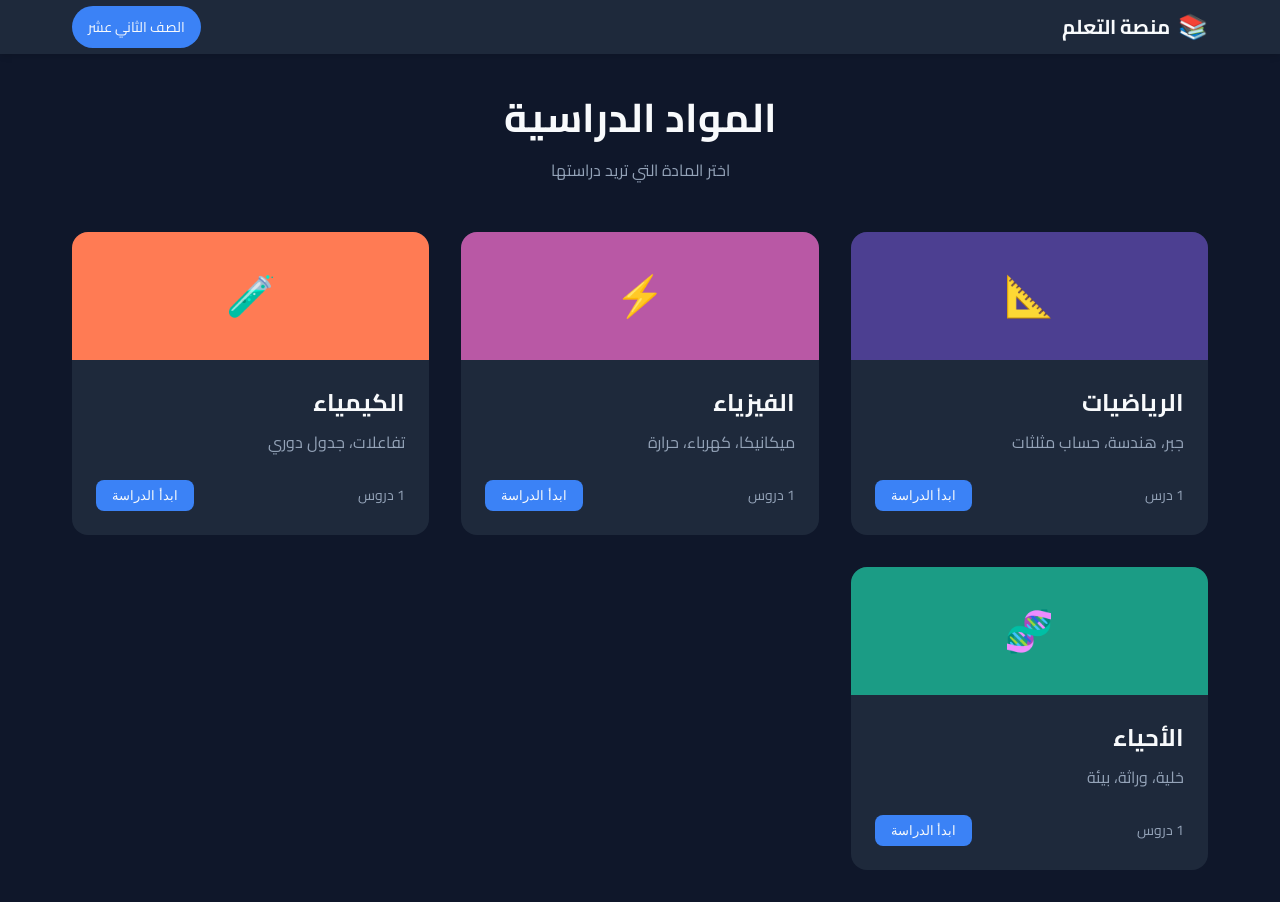
<file: index.html>
<!-- index.html -->
<!DOCTYPE html>
<html dir="rtl" lang="ar">
<head>
    <meta charset="UTF-8">
    <meta name="viewport" content="width=device-width, initial-scale=1.0">
    <title>منصة التعلم | الصف الثاني عشر</title>
    <link rel="stylesheet" href="c.css">
    <link href="https://fonts.googleapis.com/css2?family=Cairo:wght@400;600;700&display=swap" rel="stylesheet">
</head>
<body>
    <nav class="navbar">
        <div class="nav-content">
            <div class="logo">
                <span class="logo-icon">📚</span>
                <span class="logo-text">منصة التعلم</span>
            </div>
            <div class="user-info">
                <span class="grade-badge">الصف الثاني عشر</span>
            </div>
        </div>
    </nav>

    <div class="container">
        <header class="page-header">
            <h1>المواد الدراسية</h1>
            <p>اختر المادة التي تريد دراستها</p>
        </header>

        <div class="subjects-grid">
            <div class="subject-card" data-subject="math">
                <div class="subject-icon" style="background: #4C3F91">
                    <span>📐</span>
                </div>
                <div class="subject-content">
                    <h2>الرياضيات</h2>
                    <p>جبر، هندسة، حساب مثلثات</p>
                    <div class="subject-footer">
                        <span class="chapters">1 درس</span>
                        <button class="start-btn">ابدأ الدراسة</button>
                    </div>
                </div>
            </div>

            <div class="subject-card" data-subject="physics">
                <div class="subject-icon" style="background: #B958A5">
                    <span>⚡</span>
                </div>
                <div class="subject-content">
                    <h2>الفيزياء</h2>
                    <p>ميكانيكا، كهرباء، حرارة</p>
                    <div class="subject-footer">
                        <span class="chapters">1 دروس</span>
                        <button class="start-btn">ابدأ الدراسة</button>
                    </div>
                </div>
            </div>

            <div class="subject-card" data-subject="chemistry">
                <div class="subject-icon" style="background: #FF7B54">
                    <span>🧪</span>
                </div>
                <div class="subject-content">
                    <h2>الكيمياء</h2>
                    <p>تفاعلات، جدول دوري</p>
                    <div class="subject-footer">
                        <span class="chapters">1 دروس</span>
                        <button class="start-btn">ابدأ الدراسة</button>
                    </div>
                </div>
            </div>

            <div class="subject-card" data-subject="biology">
                <div class="subject-icon" style="background: #1B9C85">
                    <span>🧬</span>
                </div>
                <div class="subject-content">
                    <h2>الأحياء</h2>
                    <p>خلية، وراثة، بيئة</p>
                    <div class="subject-footer">
                        <span class="chapters">1 دروس</span>
                        <button class="start-btn">ابدأ الدراسة</button>
                    </div>
                </div>
            </div>
        </div>
    </div>

    <script src="script.js"></script>
</body>
</html>
</file>
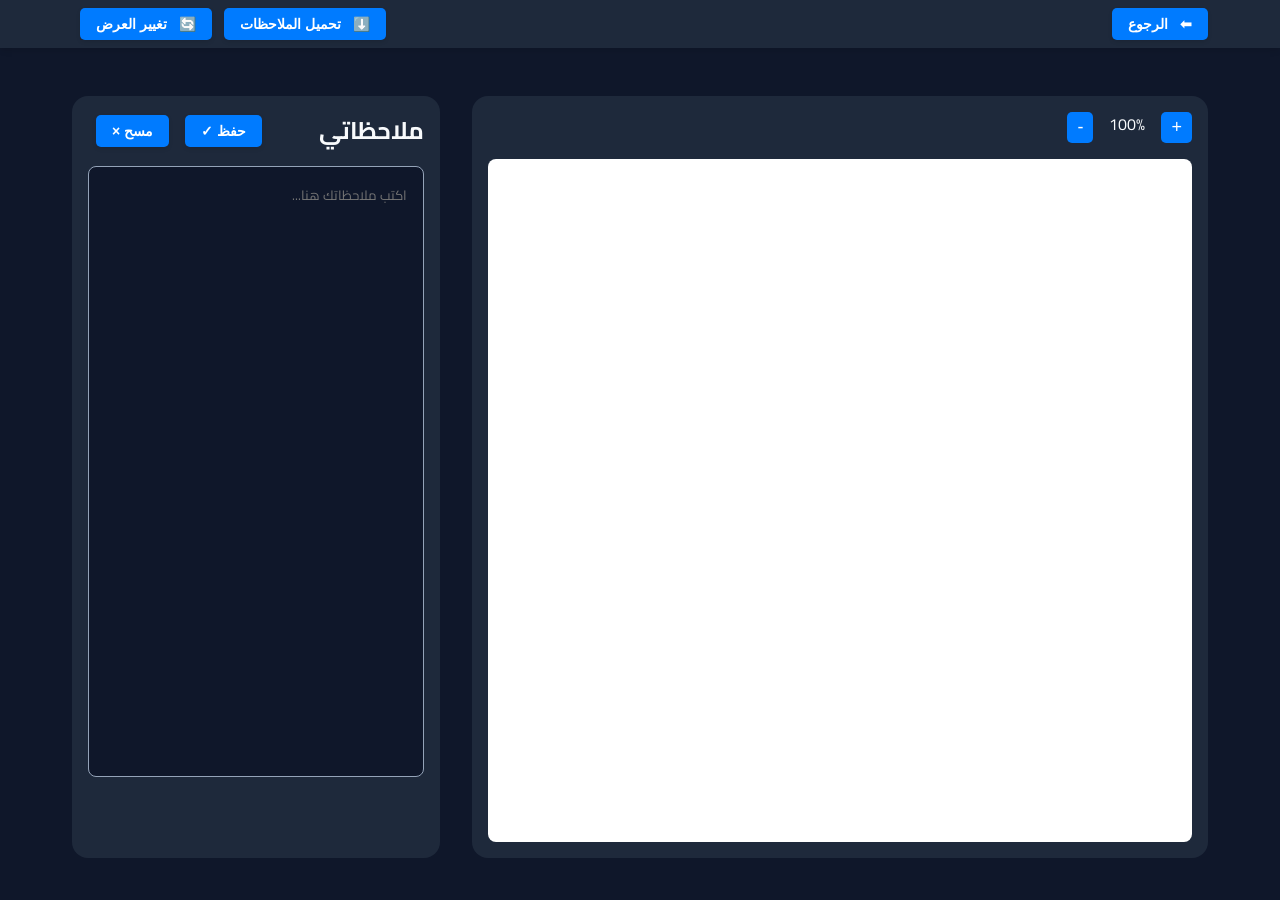
<file: study.html>
<!-- study.html -->
<!DOCTYPE html>
<html dir="rtl" lang="ar">
<head>
    <meta charset="UTF-8">
    <meta name="viewport" content="width=device-width, initial-scale=1.0">
    <title>منصة التعلم | الدراسة</title>
    <link rel="stylesheet" href="c.css">
    <link href="https://fonts.googleapis.com/css2?family=Cairo:wght@400;600;700&display=swap" rel="stylesheet">
</head>
<body class="study-page">
    <nav class="navbar">
        
        <style>
            /* c.css */
@import url('https://fonts.googleapis.com/css2?family=Cairo:wght@400;600;700&display=swap');




.buttons-container {
    display: flex;
    justify-content: flex-end;
    margin-top: 16px;
}

.save-btn,
.back-btn,
.control-btn,
.clear-btn {
    background-color: #007bff;
    color: #fff;
    border: none;
    font-size: 14px;
    font-weight: 600;
    padding: 8px 16px;
    cursor: pointer;
    border-radius: 5px;
    transition: background-color 0.3s ease;
    margin-left: 8px;
    box-shadow: 0 2px 4px rgba(0, 0, 0, 0.1);
}

.save-btn:hover,
.clear-btn:hover {
    background-color: #0056b3;
}

.save-btn:focus,
.clear-btn:focus {
    outline: none;
    box-shadow: 0 0 0 3px rgba(0, 123, 255, 0.5);
}

.save-btn:active,
.back-btn:active,
.control-btn:active,
.clear-btn:active {
    transform: translateY(1px);
    box-shadow: 0 1px 2px rgba(0, 0, 0, 0.1);
}
.back-btn:hover,
.control-btn:hover,
.zoom-btn:hover,
.save-btn:hover,
.clear-btn:hover {
    background-color: rgba(255, 255, 255, 0.2);
}

.back-btn span:first-child {
    margin-left: 8px;
}

.control-btn span:first-child {
    margin-left: 8px;
}

.zoom-btn {
    background-color: #007bff;
    color: #fff;
    border: none;
    font-size: 18px;
    padding: 5px 10px;
    cursor: pointer;
    border-radius: 5px;
    transition: background-color 0.3s ease;
}

.zoom-btn:hover {
    background-color: #0056b3;
}

.save-btn,
.clear-btn {
    background-color: #007bff;
    color: #fff;
    border: none;
    font-size: 14px;
    padding: 8px 16px;
    cursor: pointer;
    border-radius: 5px;
    transition: background-color 0.3s ease;
}

.save-btn:hover,
.clear-btn:hover {
    background-color: #0056b3;
}
        </style>
        <div class="nav-content">
            <button onclick="goBack()" class="back-btn">
                <span>⬅</span>
                <span>الرجوع</span>
            </button>
            <div class="study-controls">
                <button id="downloadNotes" class="control-btn">
                    <span>⬇️</span>
                    <span>تحميل الملاحظات</span>
                </button>
                <button id="toggleView" class="control-btn">
                    <span>🔄</span>
                    <span>تغيير العرض</span>
                </button>
            </div>
        </div>
    </nav>

    <div class="container study-container">
        <h1 id="subject-title" class="study-title"></h1>
        
        <div class="study-layout">
            <div class="pdf-section">
                <div class="pdf-controls">
                    <button onclick="adjustZoom('in')" class="zoom-btn">+</button>
                    <span id="zoom-level">100%</span>
                    <button onclick="adjustZoom('out')" class="zoom-btn">-</button>
                </div>
                <div class="pdf-container">
                    <iframe id="pdf-frame" src=""></iframe>
                </div>
            </div>

            <div class="notes-section">
                <div class="notes-header">
                    <h2>ملاحظاتي</h2>
                    <div class="notes-controls">
                        <button id="saveNotes" class="save-btn">حفظ ✓</button>
                        <button onclick="clearNotes()" class="clear-btn">مسح ×</button>
                    </div>
                </div>
                <textarea id="notes" placeholder="اكتب ملاحظاتك هنا..."></textarea>
            </div>
        </div>
    </div>

    <div id="notification" class="notification"></div>

    <script src="script.js"></script>
</body>
</html>
</file>
<file: c.css>
/* c.css */
:root {
    --bg-primary: #0F172A;
    --bg-secondary: #1E293B;
    --text-primary: #F8FAFC;
    --text-secondary: #94A3B8;
    --accent-primary: #3B82F6;
    --accent-secondary: #1D4ED8;
    --success: #22C55E;
    --error: #EF4444;
}

* {
    margin: 0;
    padding: 0;
    box-sizing: border-box;
}

body {
    font-family: 'Cairo', sans-serif;
    background-color: var(--bg-primary);
    color: var(--text-primary);
    line-height: 1.6;
}

.navbar {
    background-color: var(--bg-secondary);
    padding: 0.5rem 0;
    box-shadow: 0 4px 6px -1px rgba(0, 0, 0, 0.1);
}

.nav-content {
    max-width: 1200px;
    margin: 0 auto;
    padding: 0 2rem;
    display: flex;
    justify-content: space-between;
    align-items: center;
}

.logo {
    display: flex;
    align-items: center;
    gap: 0.5rem;
}

.logo-icon {
    font-size: 1.5rem;
}

.logo-text {
    font-size: 1.25rem;
    font-weight: 700;
}

.grade-badge {
    background-color: var(--accent-primary);
    padding: 0.5rem 1rem;
    border-radius: 9999px;
    font-size: 0.875rem;
}

.container {
    max-width: 1200px;
    margin: 0 auto;
    padding: 2rem;
}

.page-header {
    text-align: center;
    margin-bottom: 3rem;
}

.page-header h1 {
    font-size: 2.5rem;
    margin-bottom: 0.5rem;
}

.page-header p {
    color: var(--text-secondary);
}

.subjects-grid {
    display: grid;
    grid-template-columns: repeat(auto-fit, minmax(280px, 1fr));
    gap: 2rem;
}

.subject-card {
    background-color: var(--bg-secondary);
    border-radius: 1rem;
    overflow: hidden;
    transition: transform 0.3s ease;
}

.subject-card:hover {
    transform: translateY(-4px);
}

.subject-icon {
    padding: 2rem;
    text-align: center;
    font-size: 2.5rem;
}

.subject-content {
    padding: 1.5rem;
}

.subject-content h2 {
    margin-bottom: 0.5rem;
}

.subject-content p {
    color: var(--text-secondary);
    margin-bottom: 1.5rem;
}

.subject-footer {
    display: flex;
    justify-content: space-between;
    align-items: center;
}

.chapters {
    color: var(--text-secondary);
    font-size: 0.875rem;
}

.start-btn {
    background-color: var(--accent-primary);
    color: var(--text-primary);
    border: none;
    padding: 0.5rem 1rem;
    border-radius: 0.5rem;
    cursor: pointer;
    transition: background-color 0.3s ease;
}

.start-btn:hover {
    background-color: var(--accent-secondary);
}

/* Study Page Styles */
.study-page .container {
    padding: 1rem 2rem;
}

.study-layout {
    display: grid;
    grid-template-columns: 2fr 1fr;
    gap: 2rem;
    margin-top: 2rem;
}

.pdf-section {
    background-color: var(--bg-secondary);
    border-radius: 1rem;
    padding: 1rem;
}

.pdf-controls {
    display: flex;
    gap: 1rem;
    margin-bottom: 1rem;
}

.zoom-btn {
    background-color: var(--accent-primary);
    color: var(--text-primary);
    border: none;
    padding: 0.5rem 1rem;
    border-radius: 0.5rem;
    cursor: pointer;
}

.pdf-container {
    background-color: white;
    border-radius: 0.5rem;
    overflow: hidden;
}

#pdf-frame {
    width: 100%;
    height: 75vh;
    border: none;
}

.notes-section {
    background-color: var(--bg-secondary);
    border-radius: 1rem;
    padding: 1rem;
}

.notes-header {
    display: flex;
    justify-content: space-between;
    align-items: center;
    margin-bottom: 1rem;
}

.notes-controls {
    display: flex;
    gap: 0.5rem;
}

#notes {
    width: 100%;
    height: calc(75vh - 4rem);
    background-color: var(--bg-primary);
    color: var(--text-primary);
    border: 1px solid var(--text-secondary);
    border-radius: 0.5rem;
    padding: 1rem;
    resize: none;
    font-family: 'Cairo', sans-serif;
}

.notification {
    position: fixed;
    bottom: 2rem;
    right: 2rem;
    padding: 1rem 2rem;
    border-radius: 0.5rem;
    background-color: var(--success);
    color: white;
    transform: translateY(200%);
    transition: transform 0.3s ease;
}

.notification.show {
    transform: translateY(0);
}

@media (max-width: 768px) {
    .study-layout {
        grid-template-columns: 1fr;
    }
}
</file>
